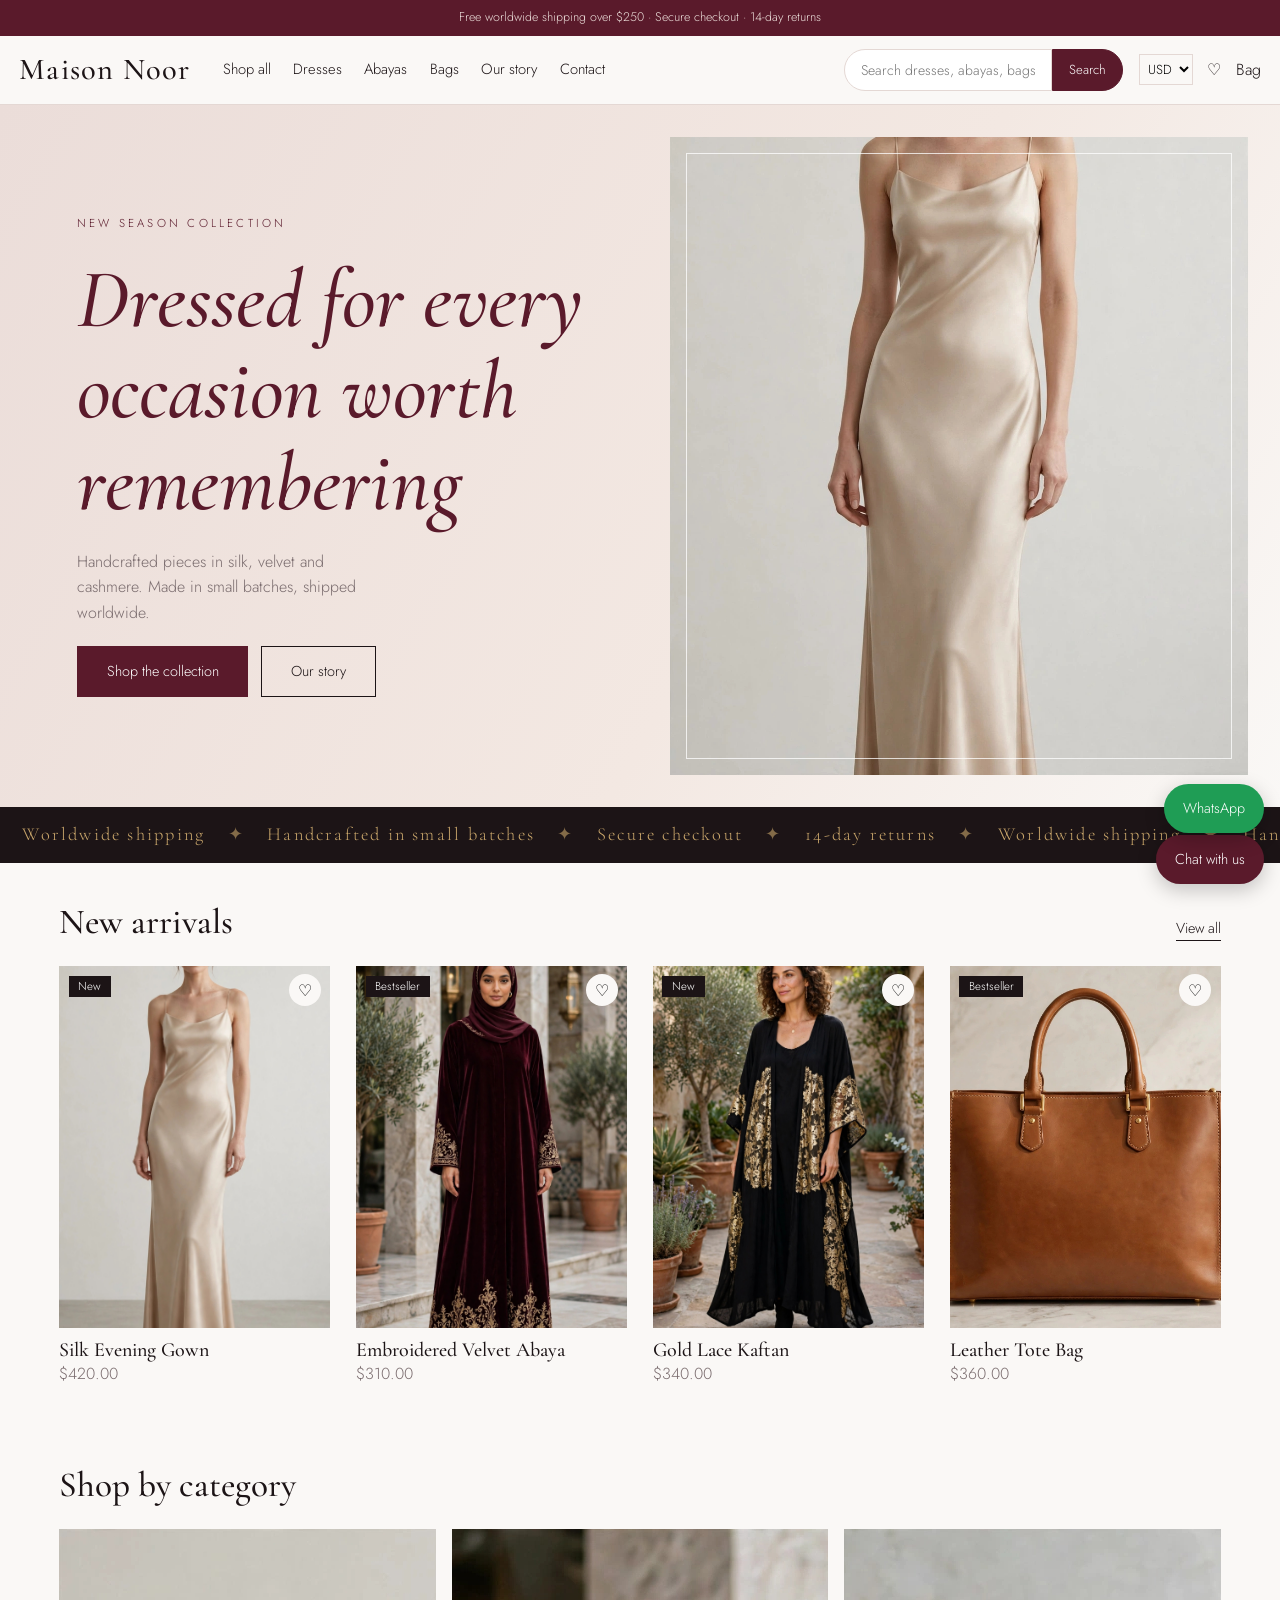
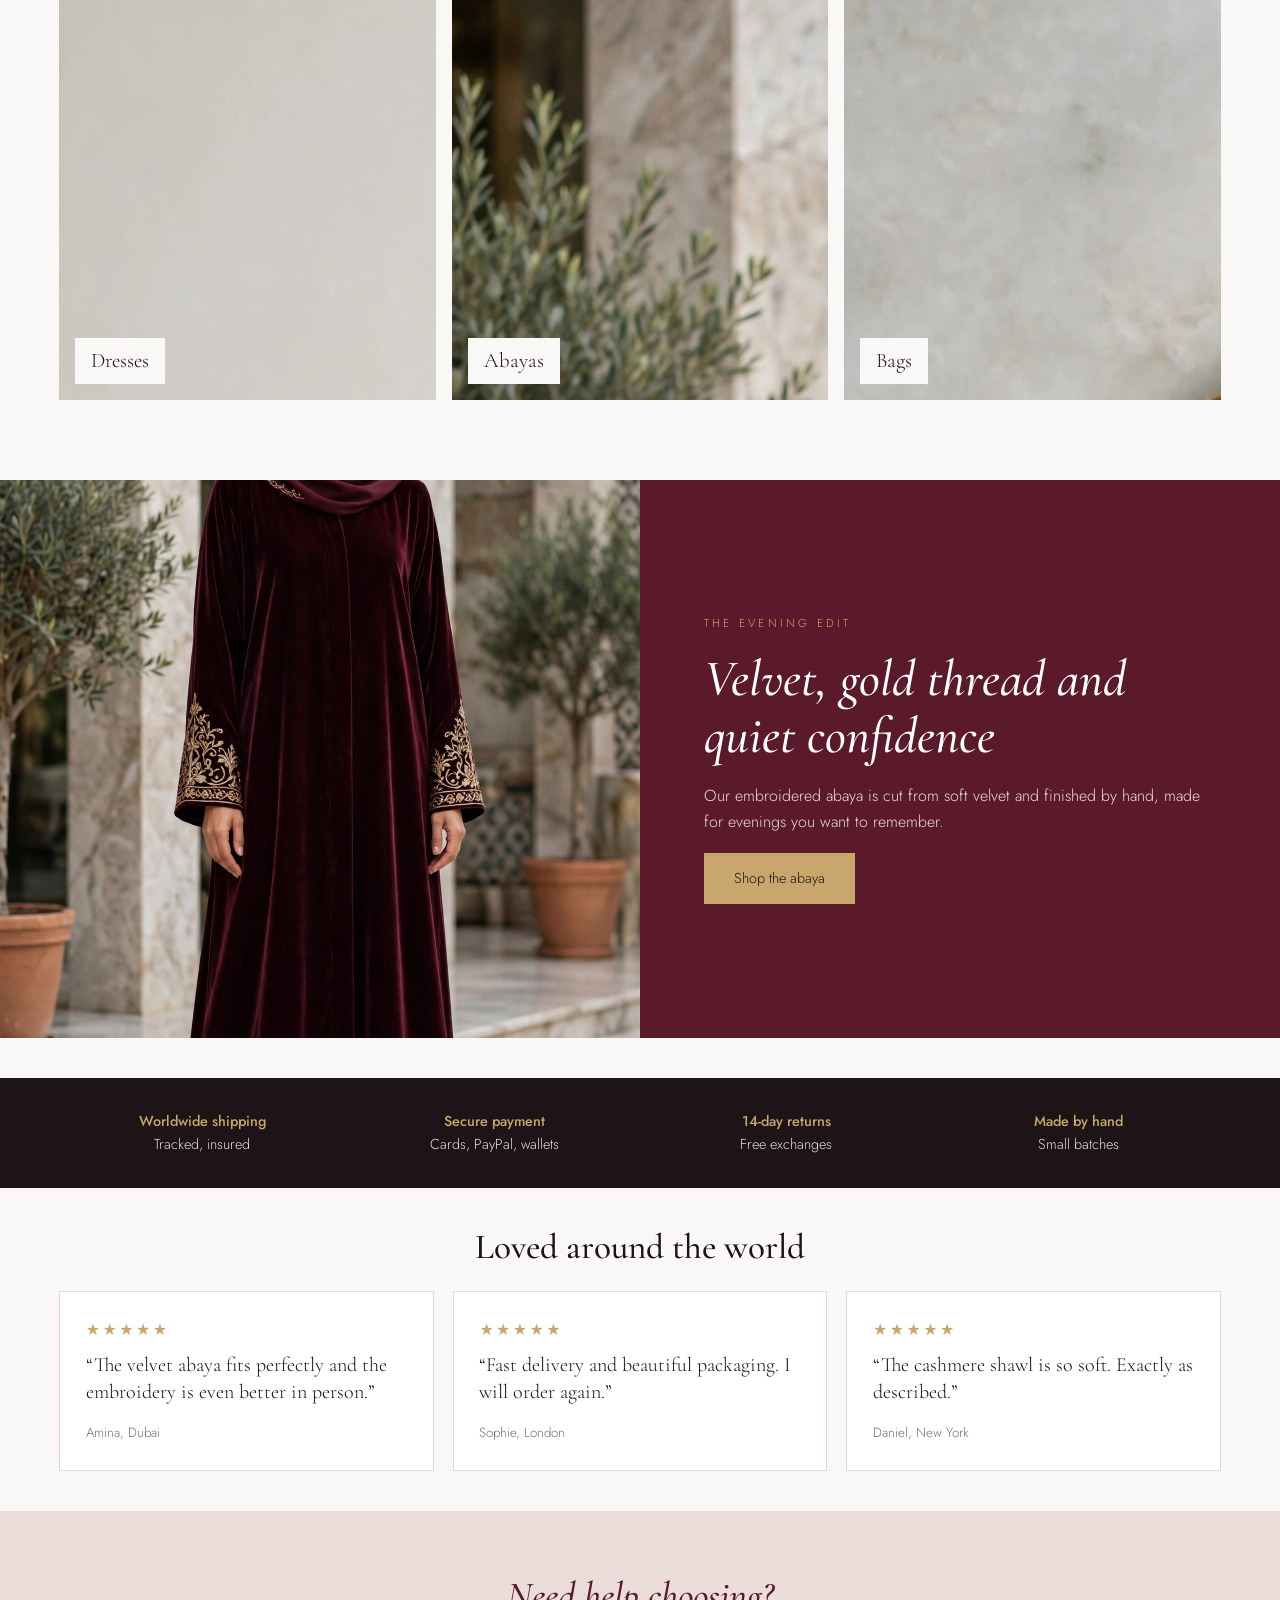
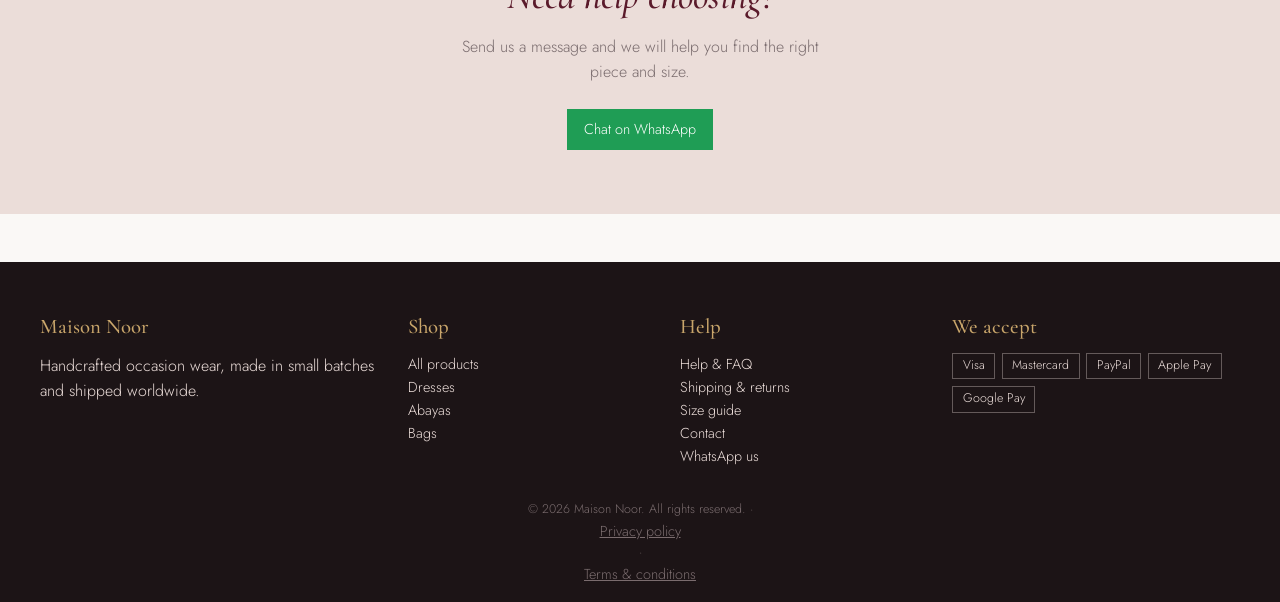
<file: index.html>
<!DOCTYPE html>
<html lang="en">
<head>
<meta charset="UTF-8">
<meta name="viewport" content="width=device-width, initial-scale=1">
<title>Maison Noor – Luxury Boutique</title>
<meta name="description" content="Handcrafted luxury fashion. Worldwide shipping, secure checkout.">
<meta property="og:title" content="Maison Noor – Luxury Boutique">
<link rel="icon" href="data:image/svg+xml,%3Csvg xmlns=%27http://www.w3.org/2000/svg%27 viewBox=%270 0 100 100%27%3E%3Ctext y=%27.9em%27 font-size=%2790%27%3E%F0%9F%91%97%3C/text%3E%3C/svg%3E">
<link rel="preconnect" href="https://fonts.googleapis.com">
<link href="https://fonts.googleapis.com/css2?family=Cormorant+Garamond:ital,wght@0,400;0,500;0,600;1,500&family=Jost:wght@300;400;500&display=swap" rel="stylesheet">
<link rel="stylesheet" href="style.css">
</head>
<body data-page="home">
<main id="app"></main>
<script src="app.js"></script>
<script src="help.js"></script>
<script src="site.js"></script>
<script src="bot.js"></script>
</body>
</html>
</file>
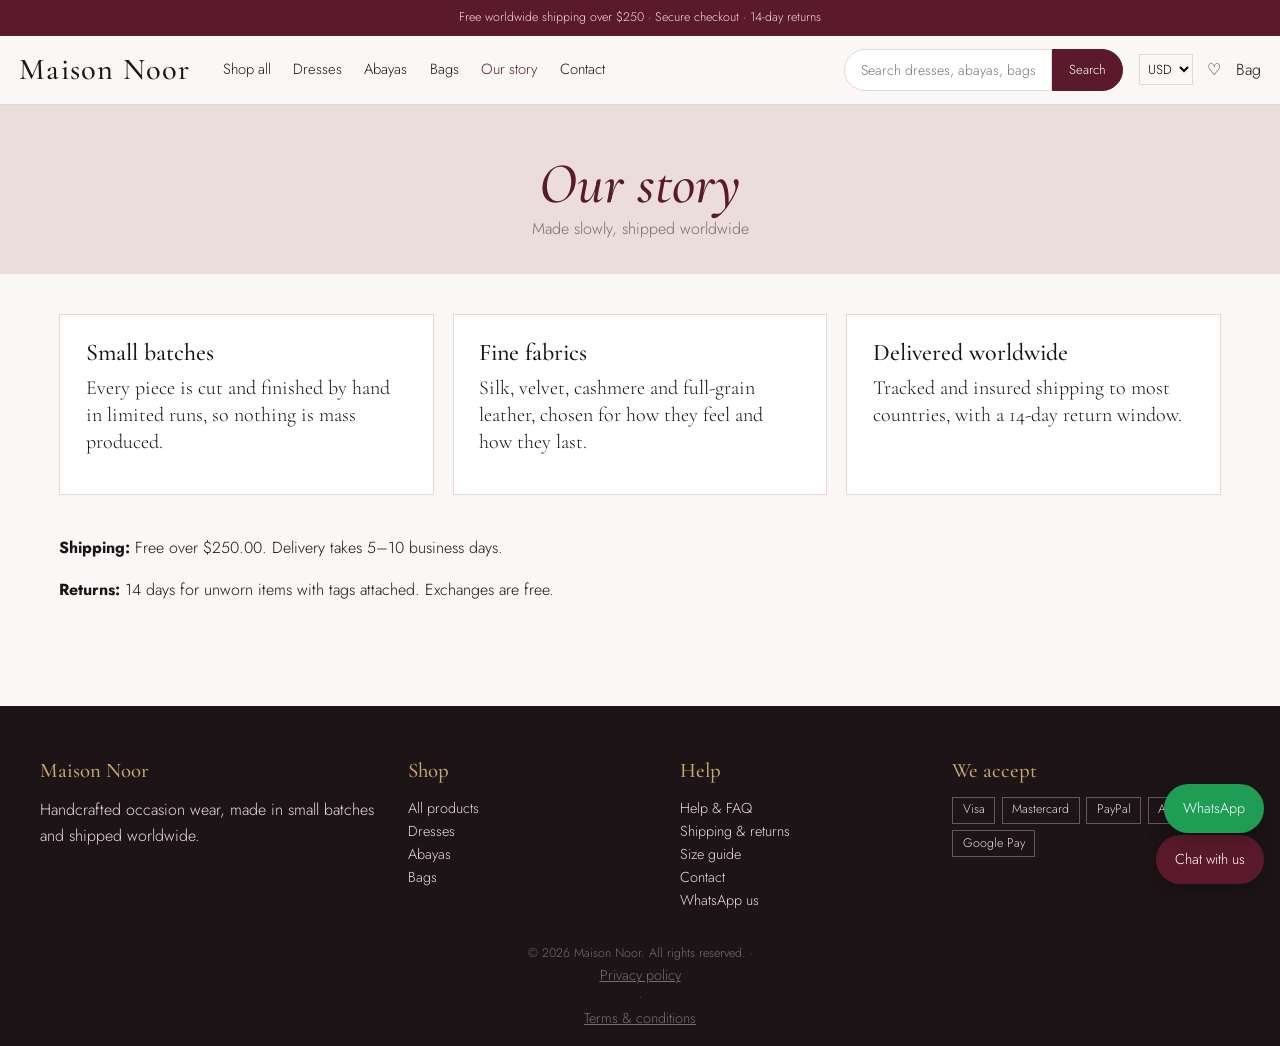
<file: about.html>
<!DOCTYPE html>
<html lang="en">
<head>
<meta charset="UTF-8">
<meta name="viewport" content="width=device-width, initial-scale=1">
<title>Our story – Maison Noor</title>
<meta name="description" content="Handcrafted luxury fashion. Worldwide shipping, secure checkout.">
<meta property="og:title" content="Our story – Maison Noor">
<link rel="icon" href="data:image/svg+xml,%3Csvg xmlns=%27http://www.w3.org/2000/svg%27 viewBox=%270 0 100 100%27%3E%3Ctext y=%27.9em%27 font-size=%2790%27%3E%F0%9F%91%97%3C/text%3E%3C/svg%3E">
<link rel="preconnect" href="https://fonts.googleapis.com">
<link href="https://fonts.googleapis.com/css2?family=Cormorant+Garamond:ital,wght@0,400;0,500;0,600;1,500&family=Jost:wght@300;400;500&display=swap" rel="stylesheet">
<link rel="stylesheet" href="style.css">
</head>
<body data-page="about">
<main id="app"></main>
<script src="app.js"></script>
<script src="help.js"></script>
<script src="site.js"></script>
<script src="bot.js"></script>
</body>
</html>
</file>
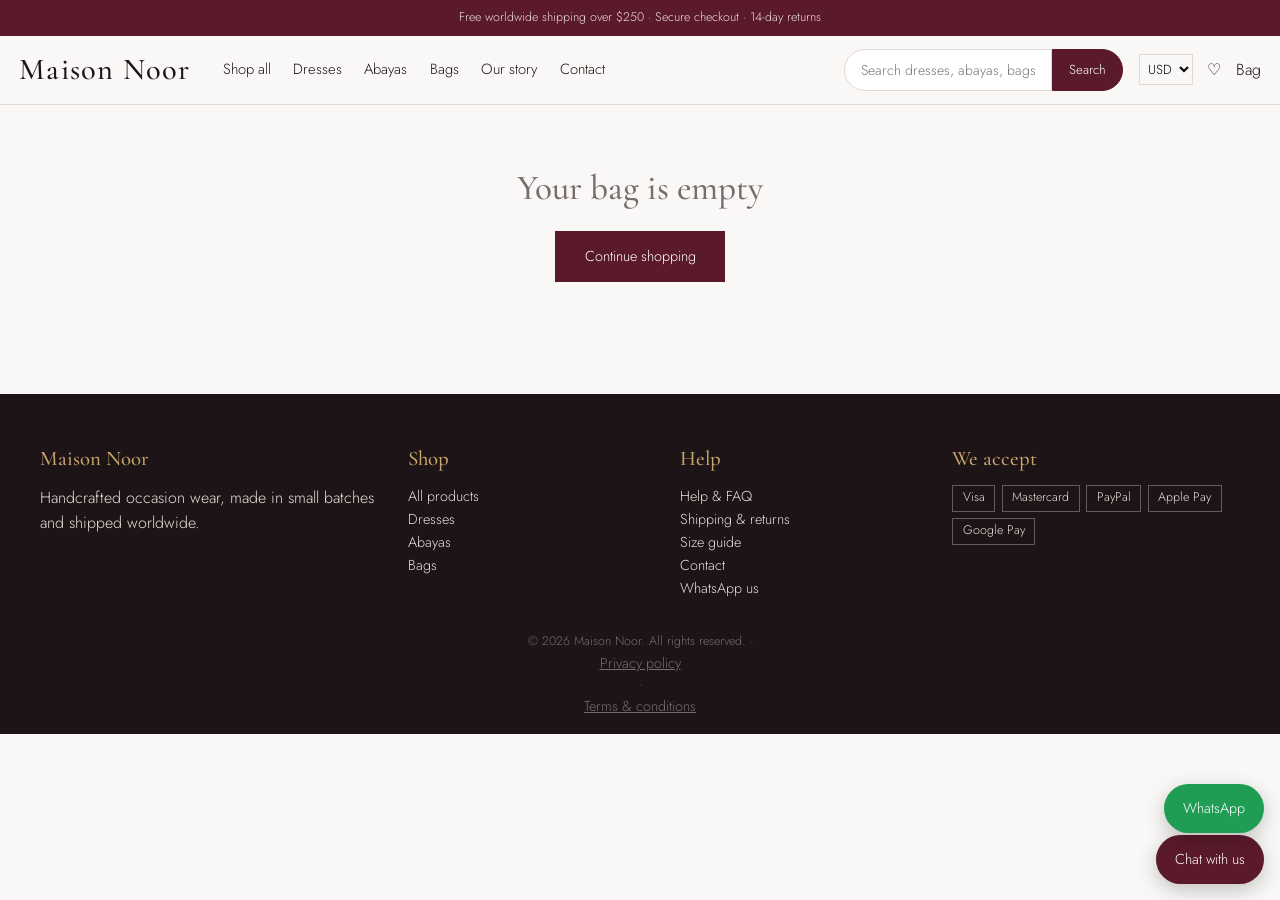
<file: cart.html>
<!DOCTYPE html>
<html lang="en">
<head>
<meta charset="UTF-8">
<meta name="viewport" content="width=device-width, initial-scale=1">
<title>Your bag – Maison Noor</title>
<meta name="description" content="Handcrafted luxury fashion. Worldwide shipping, secure checkout.">
<meta property="og:title" content="Your bag – Maison Noor">
<link rel="icon" href="data:image/svg+xml,%3Csvg xmlns=%27http://www.w3.org/2000/svg%27 viewBox=%270 0 100 100%27%3E%3Ctext y=%27.9em%27 font-size=%2790%27%3E%F0%9F%91%97%3C/text%3E%3C/svg%3E">
<link rel="preconnect" href="https://fonts.googleapis.com">
<link href="https://fonts.googleapis.com/css2?family=Cormorant+Garamond:ital,wght@0,400;0,500;0,600;1,500&family=Jost:wght@300;400;500&display=swap" rel="stylesheet">
<link rel="stylesheet" href="style.css">
</head>
<body data-page="cart">
<main id="app"></main>
<script src="app.js"></script>
<script src="help.js"></script>
<script src="site.js"></script>
<script src="bot.js"></script>
</body>
</html>
</file>
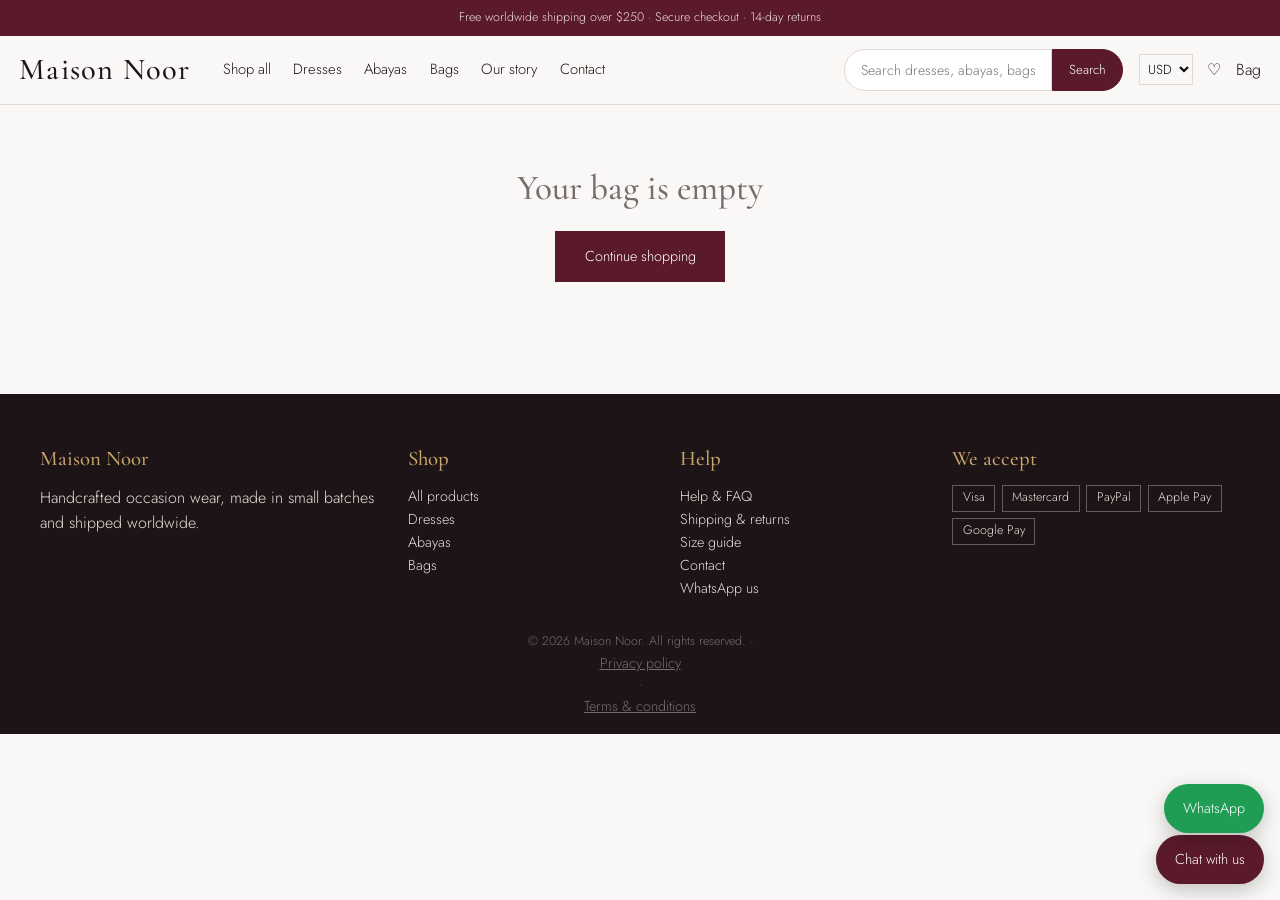
<file: checkout.html>
<!DOCTYPE html>
<html lang="en">
<head>
<meta charset="UTF-8">
<meta name="viewport" content="width=device-width, initial-scale=1">
<title>Checkout – Maison Noor</title>
<meta name="description" content="Handcrafted luxury fashion. Worldwide shipping, secure checkout.">
<meta property="og:title" content="Checkout – Maison Noor">
<link rel="icon" href="data:image/svg+xml,%3Csvg xmlns=%27http://www.w3.org/2000/svg%27 viewBox=%270 0 100 100%27%3E%3Ctext y=%27.9em%27 font-size=%2790%27%3E%F0%9F%91%97%3C/text%3E%3C/svg%3E">
<link rel="preconnect" href="https://fonts.googleapis.com">
<link href="https://fonts.googleapis.com/css2?family=Cormorant+Garamond:ital,wght@0,400;0,500;0,600;1,500&family=Jost:wght@300;400;500&display=swap" rel="stylesheet">
<link rel="stylesheet" href="style.css">
</head>
<body data-page="checkout">
<main id="app"></main>
<script src="app.js"></script>
<script src="help.js"></script>
<script src="site.js"></script>
<script src="bot.js"></script>
</body>
</html>
</file>
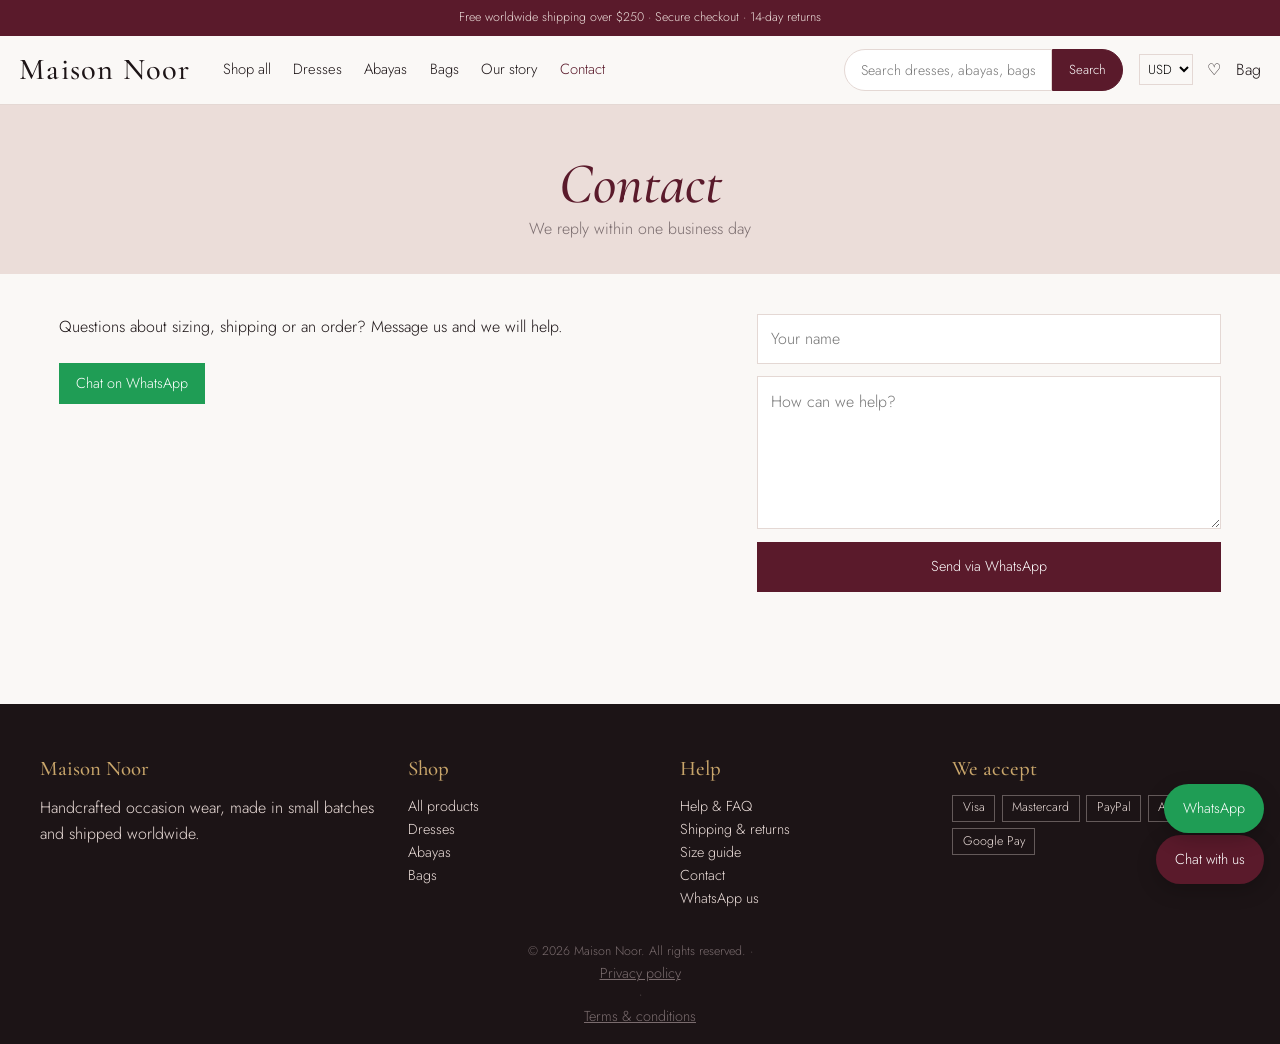
<file: contact.html>
<!DOCTYPE html>
<html lang="en">
<head>
<meta charset="UTF-8">
<meta name="viewport" content="width=device-width, initial-scale=1">
<title>Contact – Maison Noor</title>
<meta name="description" content="Handcrafted luxury fashion. Worldwide shipping, secure checkout.">
<meta property="og:title" content="Contact – Maison Noor">
<link rel="icon" href="data:image/svg+xml,%3Csvg xmlns=%27http://www.w3.org/2000/svg%27 viewBox=%270 0 100 100%27%3E%3Ctext y=%27.9em%27 font-size=%2790%27%3E%F0%9F%91%97%3C/text%3E%3C/svg%3E">
<link rel="preconnect" href="https://fonts.googleapis.com">
<link href="https://fonts.googleapis.com/css2?family=Cormorant+Garamond:ital,wght@0,400;0,500;0,600;1,500&family=Jost:wght@300;400;500&display=swap" rel="stylesheet">
<link rel="stylesheet" href="style.css">
</head>
<body data-page="contact">
<main id="app"></main>
<script src="app.js"></script>
<script src="help.js"></script>
<script src="site.js"></script>
<script src="bot.js"></script>
</body>
</html>
</file>
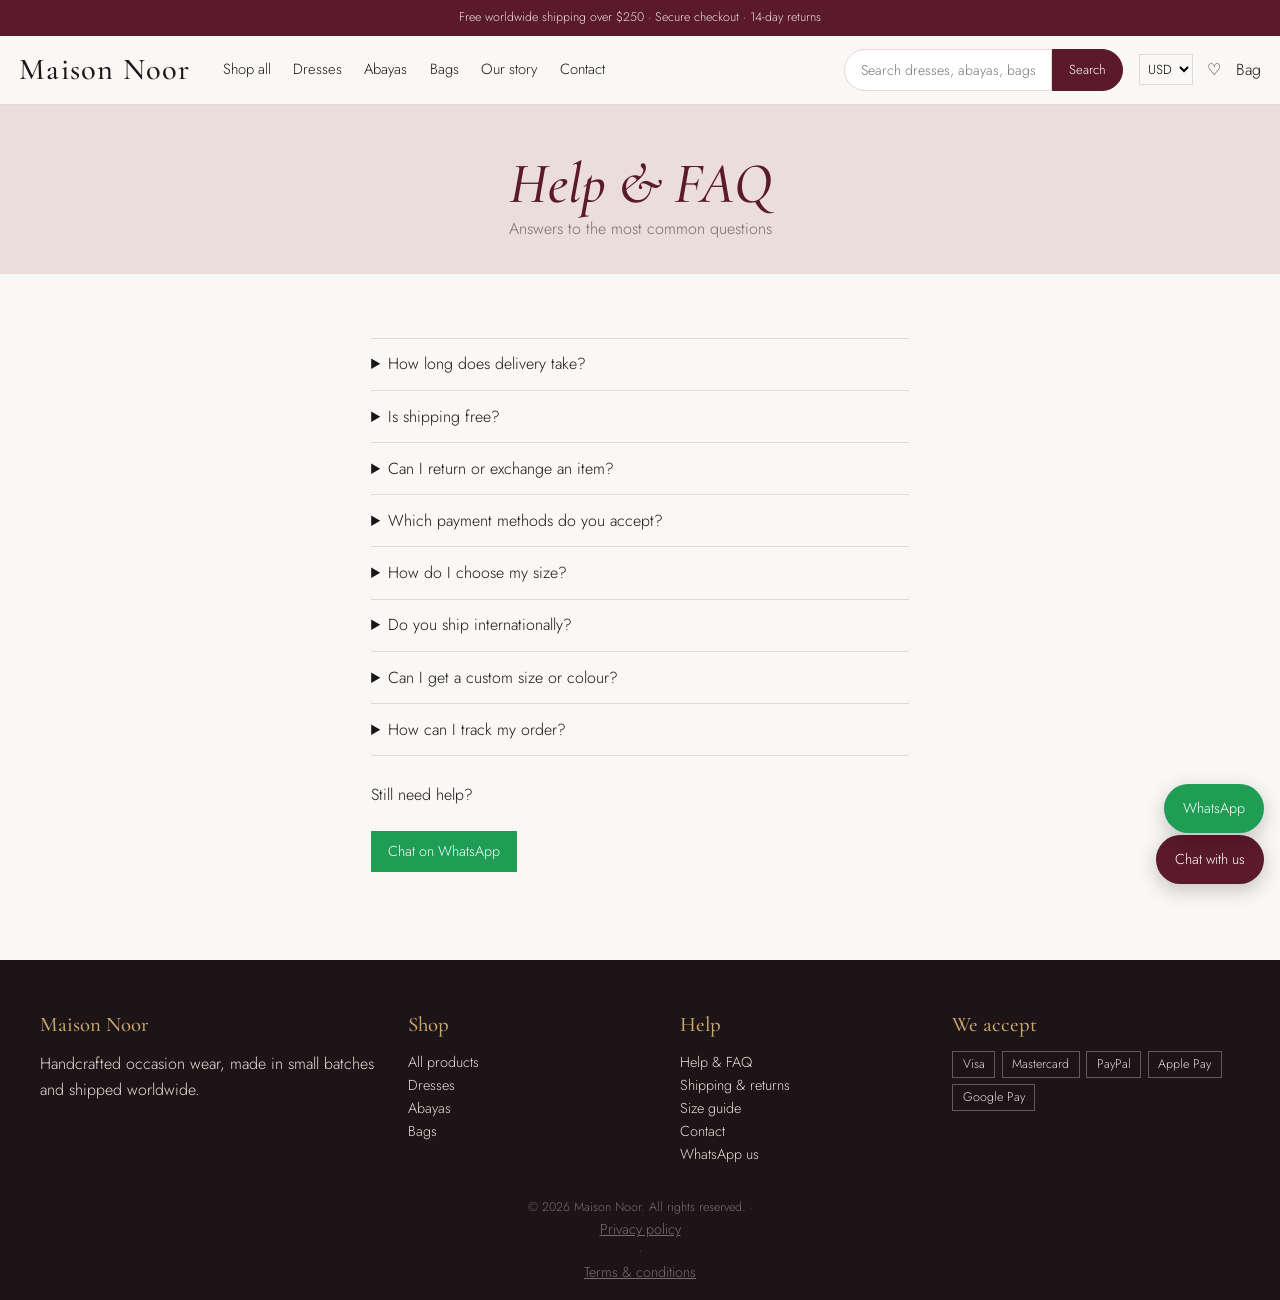
<file: faq.html>
<!DOCTYPE html>
<html lang="en">
<head>
<meta charset="UTF-8">
<meta name="viewport" content="width=device-width, initial-scale=1">
<title>Help &amp; FAQ – Maison Noor</title>
<meta name="description" content="Handcrafted luxury fashion. Worldwide shipping, secure checkout.">
<meta property="og:title" content="Help &amp; FAQ – Maison Noor">
<link rel="icon" href="data:image/svg+xml,%3Csvg xmlns=%27http://www.w3.org/2000/svg%27 viewBox=%270 0 100 100%27%3E%3Ctext y=%27.9em%27 font-size=%2790%27%3E%F0%9F%91%97%3C/text%3E%3C/svg%3E">
<link rel="preconnect" href="https://fonts.googleapis.com">
<link href="https://fonts.googleapis.com/css2?family=Cormorant+Garamond:ital,wght@0,400;0,500;0,600;1,500&family=Jost:wght@300;400;500&display=swap" rel="stylesheet">
<link rel="stylesheet" href="style.css">
</head>
<body data-page="faq">
<main id="app"></main>
<script src="app.js"></script>
<script src="help.js"></script>
<script src="site.js"></script>
<script src="bot.js"></script>
</body>
</html>
</file>
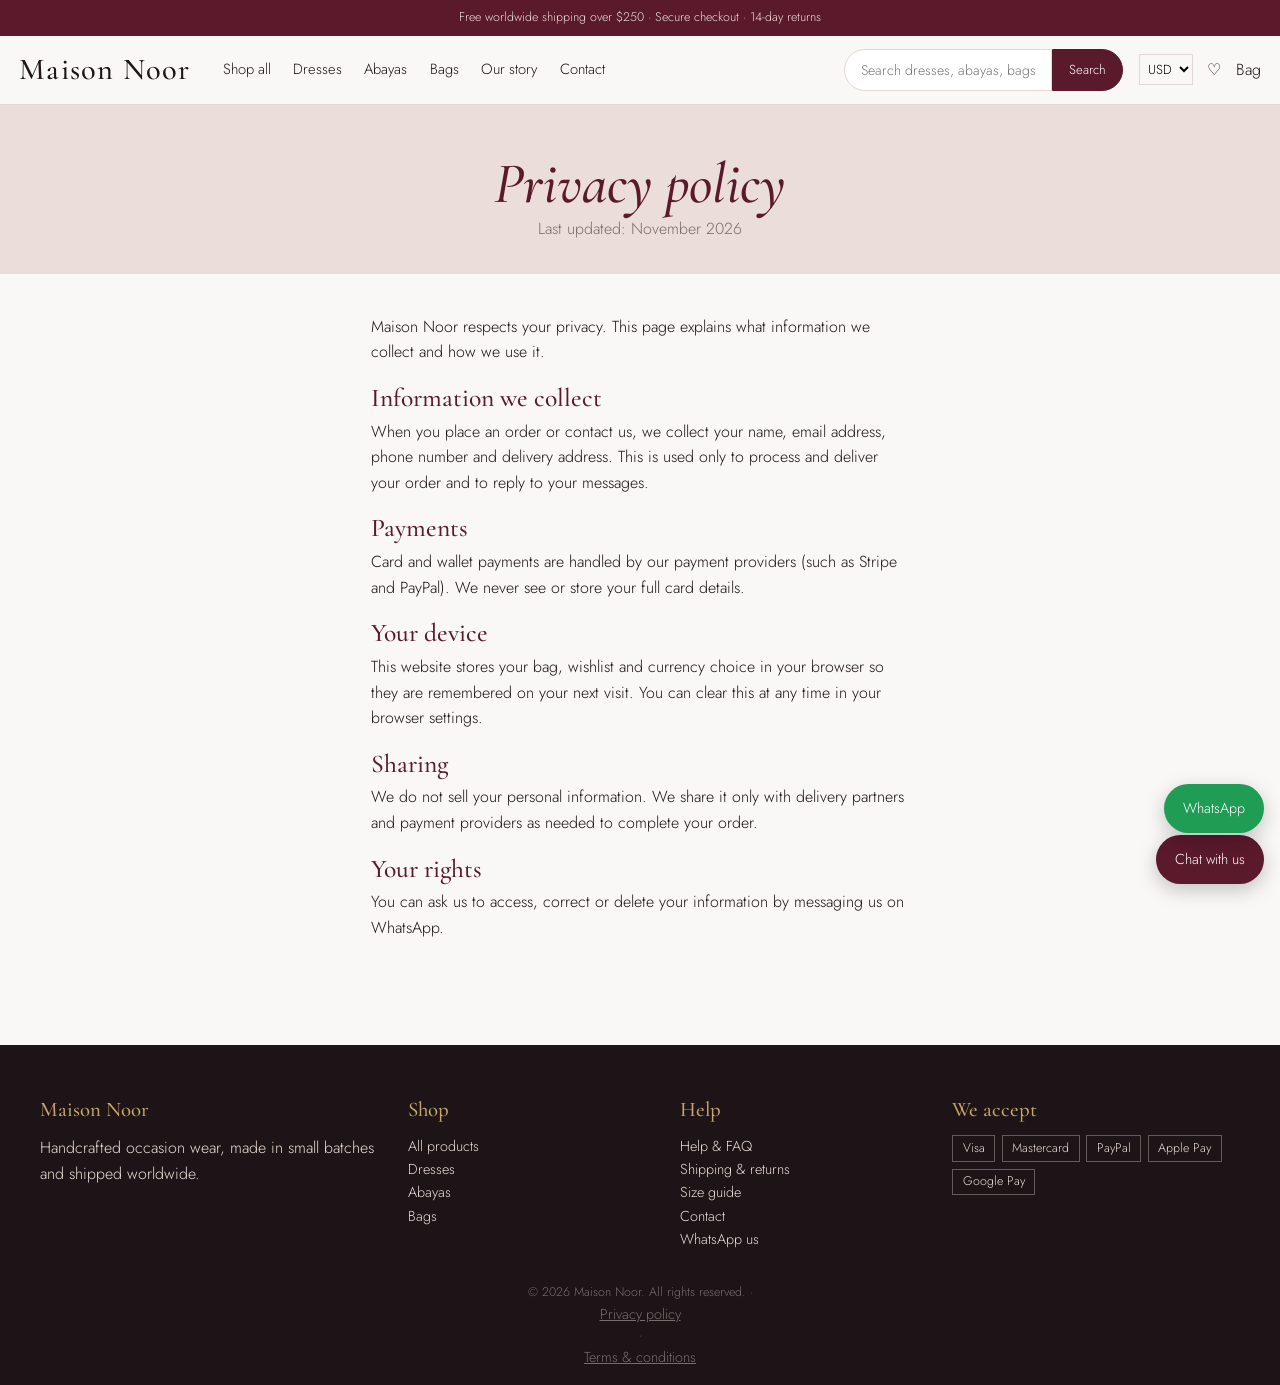
<file: privacy.html>
<!DOCTYPE html>
<html lang="en">
<head>
<meta charset="UTF-8">
<meta name="viewport" content="width=device-width, initial-scale=1">
<title>Privacy policy – Maison Noor</title>
<meta name="description" content="Handcrafted luxury fashion. Worldwide shipping, secure checkout.">
<meta property="og:title" content="Privacy policy – Maison Noor">
<link rel="icon" href="data:image/svg+xml,%3Csvg xmlns=%27http://www.w3.org/2000/svg%27 viewBox=%270 0 100 100%27%3E%3Ctext y=%27.9em%27 font-size=%2790%27%3E%F0%9F%91%97%3C/text%3E%3C/svg%3E">
<link rel="preconnect" href="https://fonts.googleapis.com">
<link href="https://fonts.googleapis.com/css2?family=Cormorant+Garamond:ital,wght@0,400;0,500;0,600;1,500&family=Jost:wght@300;400;500&display=swap" rel="stylesheet">
<link rel="stylesheet" href="style.css">
</head>
<body data-page="privacy">
<main id="app"></main>
<script src="app.js"></script>
<script src="help.js"></script>
<script src="site.js"></script>
<script src="bot.js"></script>
</body>
</html>
</file>
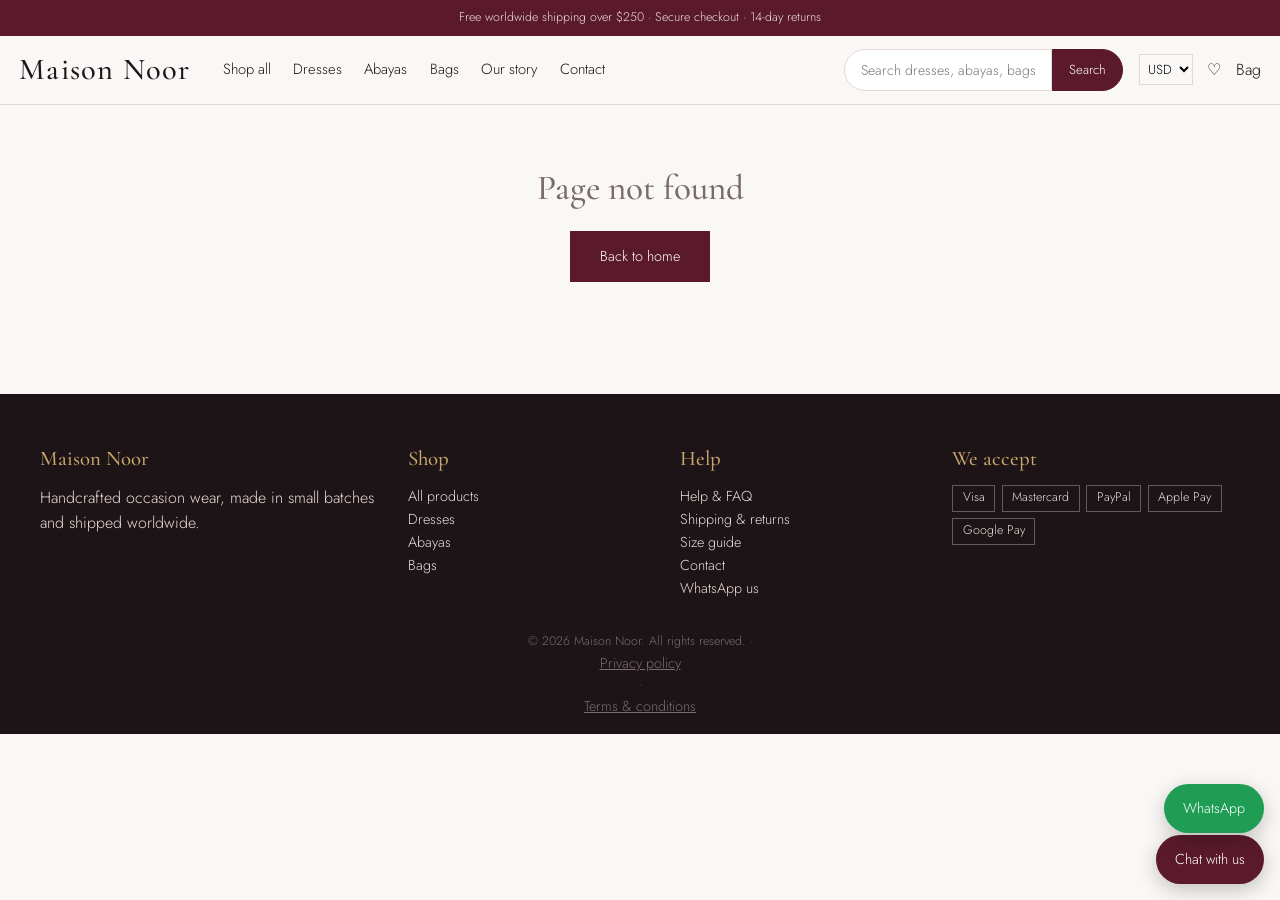
<file: product.html>
<!DOCTYPE html>
<html lang="en">
<head>
<meta charset="UTF-8">
<meta name="viewport" content="width=device-width, initial-scale=1">
<title>Product – Maison Noor</title>
<meta name="description" content="Handcrafted luxury fashion. Worldwide shipping, secure checkout.">
<meta property="og:title" content="Product – Maison Noor">
<link rel="icon" href="data:image/svg+xml,%3Csvg xmlns=%27http://www.w3.org/2000/svg%27 viewBox=%270 0 100 100%27%3E%3Ctext y=%27.9em%27 font-size=%2790%27%3E%F0%9F%91%97%3C/text%3E%3C/svg%3E">
<link rel="preconnect" href="https://fonts.googleapis.com">
<link href="https://fonts.googleapis.com/css2?family=Cormorant+Garamond:ital,wght@0,400;0,500;0,600;1,500&family=Jost:wght@300;400;500&display=swap" rel="stylesheet">
<link rel="stylesheet" href="style.css">
</head>
<body data-page="product">
<main id="app"></main>
<script src="app.js"></script>
<script src="help.js"></script>
<script src="site.js"></script>
<script src="bot.js"></script>
</body>
</html>
</file>
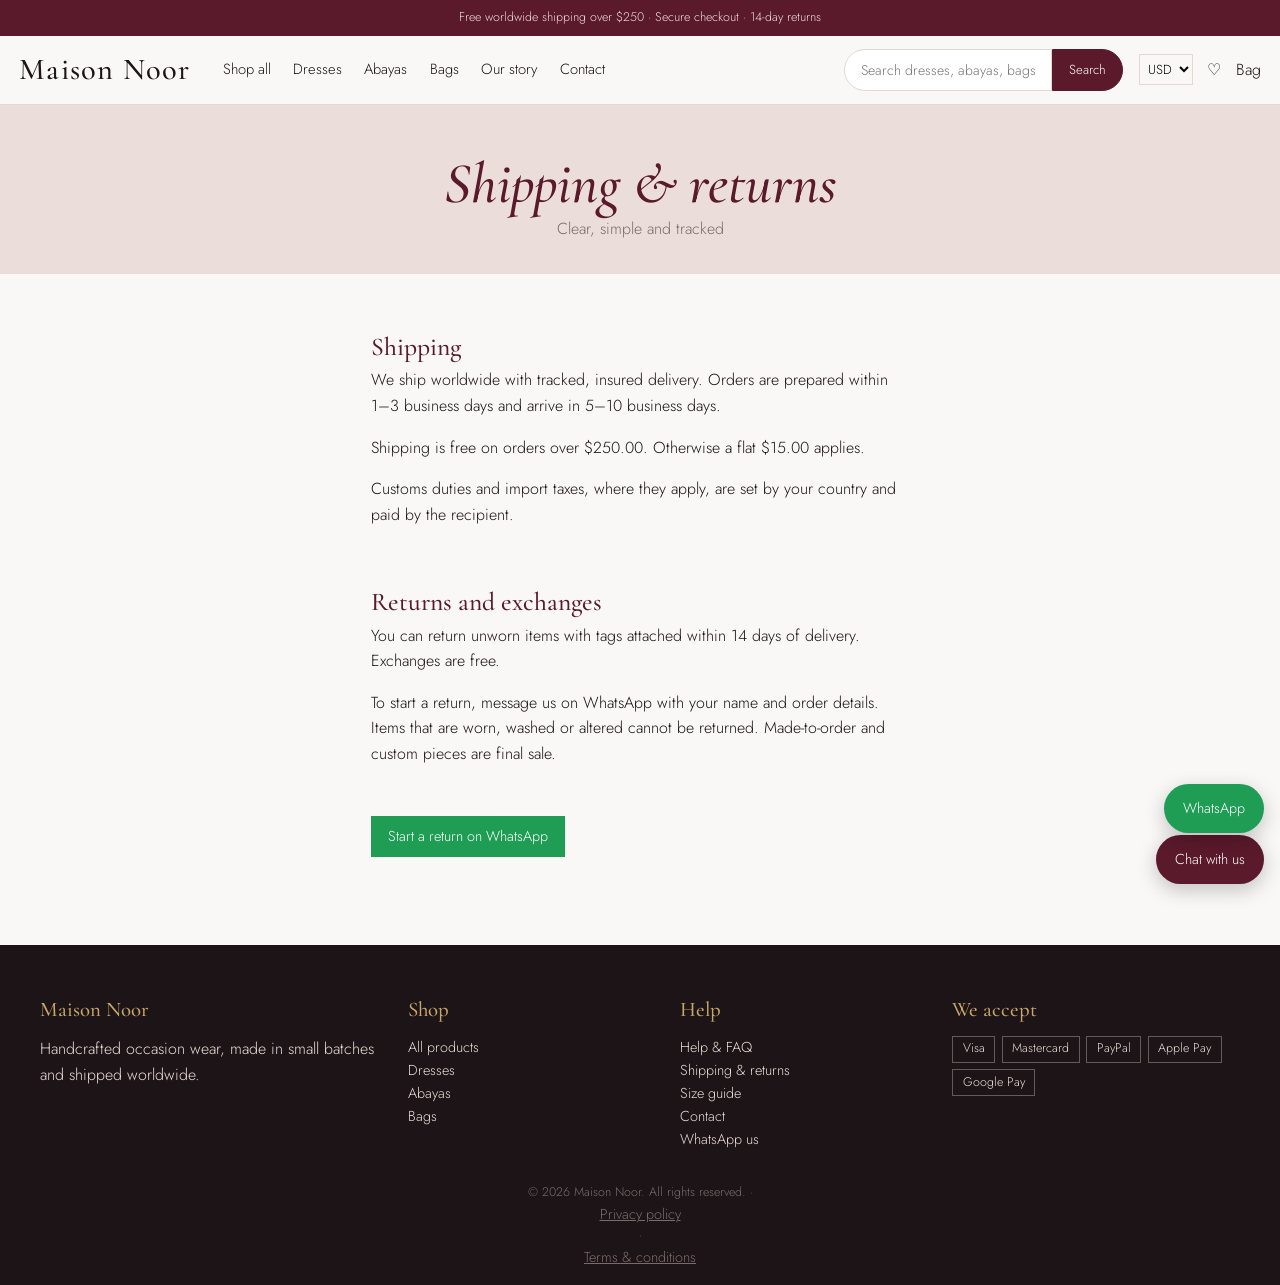
<file: shipping.html>
<!DOCTYPE html>
<html lang="en">
<head>
<meta charset="UTF-8">
<meta name="viewport" content="width=device-width, initial-scale=1">
<title>Shipping &amp; returns – Maison Noor</title>
<meta name="description" content="Handcrafted luxury fashion. Worldwide shipping, secure checkout.">
<meta property="og:title" content="Shipping &amp; returns – Maison Noor">
<link rel="icon" href="data:image/svg+xml,%3Csvg xmlns=%27http://www.w3.org/2000/svg%27 viewBox=%270 0 100 100%27%3E%3Ctext y=%27.9em%27 font-size=%2790%27%3E%F0%9F%91%97%3C/text%3E%3C/svg%3E">
<link rel="preconnect" href="https://fonts.googleapis.com">
<link href="https://fonts.googleapis.com/css2?family=Cormorant+Garamond:ital,wght@0,400;0,500;0,600;1,500&family=Jost:wght@300;400;500&display=swap" rel="stylesheet">
<link rel="stylesheet" href="style.css">
</head>
<body data-page="shipping">
<main id="app"></main>
<script src="app.js"></script>
<script src="help.js"></script>
<script src="site.js"></script>
<script src="bot.js"></script>
</body>
</html>
</file>
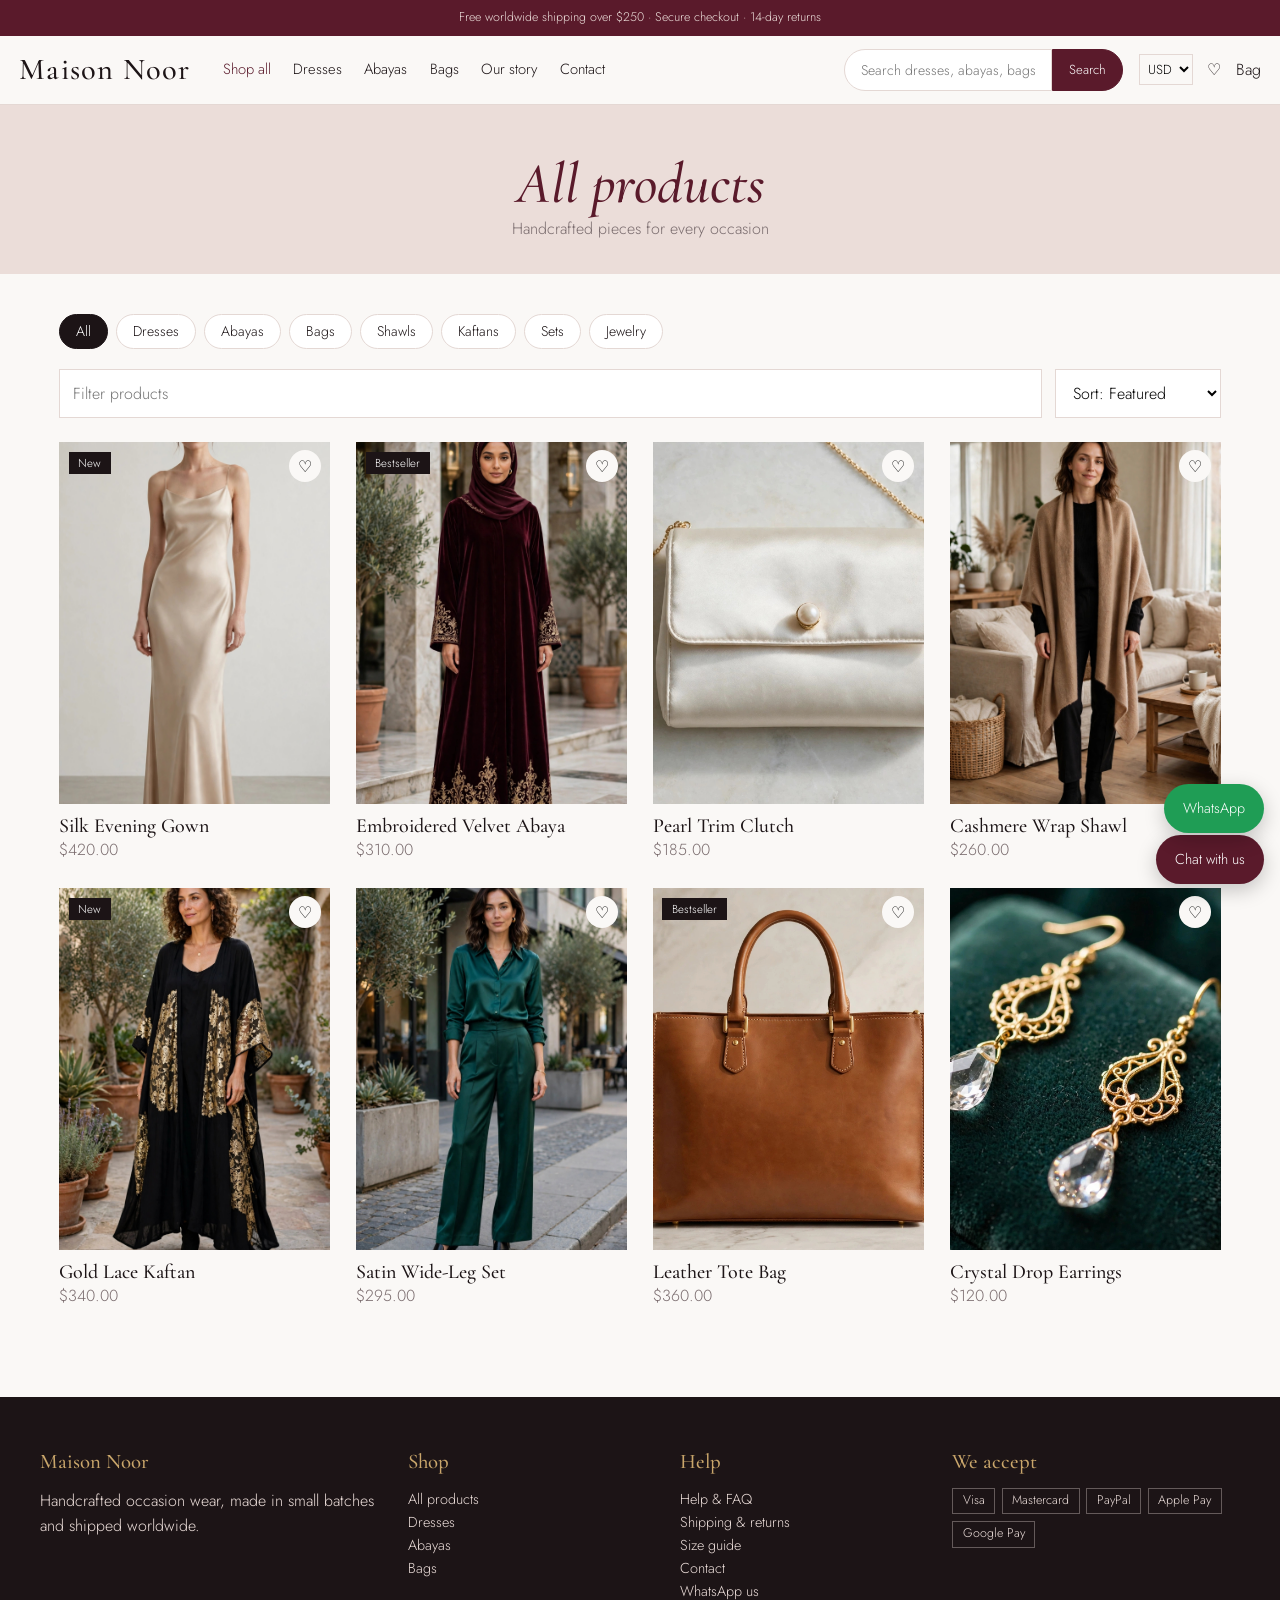
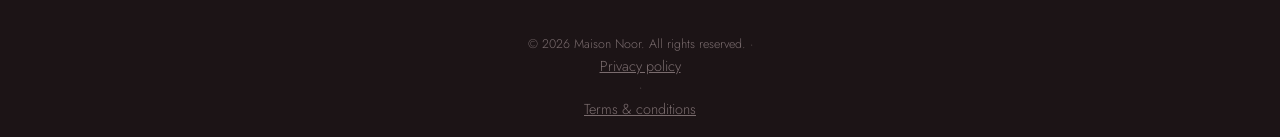
<file: shop.html>
<!DOCTYPE html>
<html lang="en">
<head>
<meta charset="UTF-8">
<meta name="viewport" content="width=device-width, initial-scale=1">
<title>Shop – Maison Noor</title>
<meta name="description" content="Handcrafted luxury fashion. Worldwide shipping, secure checkout.">
<meta property="og:title" content="Shop – Maison Noor">
<link rel="icon" href="data:image/svg+xml,%3Csvg xmlns=%27http://www.w3.org/2000/svg%27 viewBox=%270 0 100 100%27%3E%3Ctext y=%27.9em%27 font-size=%2790%27%3E%F0%9F%91%97%3C/text%3E%3C/svg%3E">
<link rel="preconnect" href="https://fonts.googleapis.com">
<link href="https://fonts.googleapis.com/css2?family=Cormorant+Garamond:ital,wght@0,400;0,500;0,600;1,500&family=Jost:wght@300;400;500&display=swap" rel="stylesheet">
<link rel="stylesheet" href="style.css">
</head>
<body data-page="shop">
<main id="app"></main>
<script src="app.js"></script>
<script src="help.js"></script>
<script src="site.js"></script>
<script src="bot.js"></script>
</body>
</html>
</file>
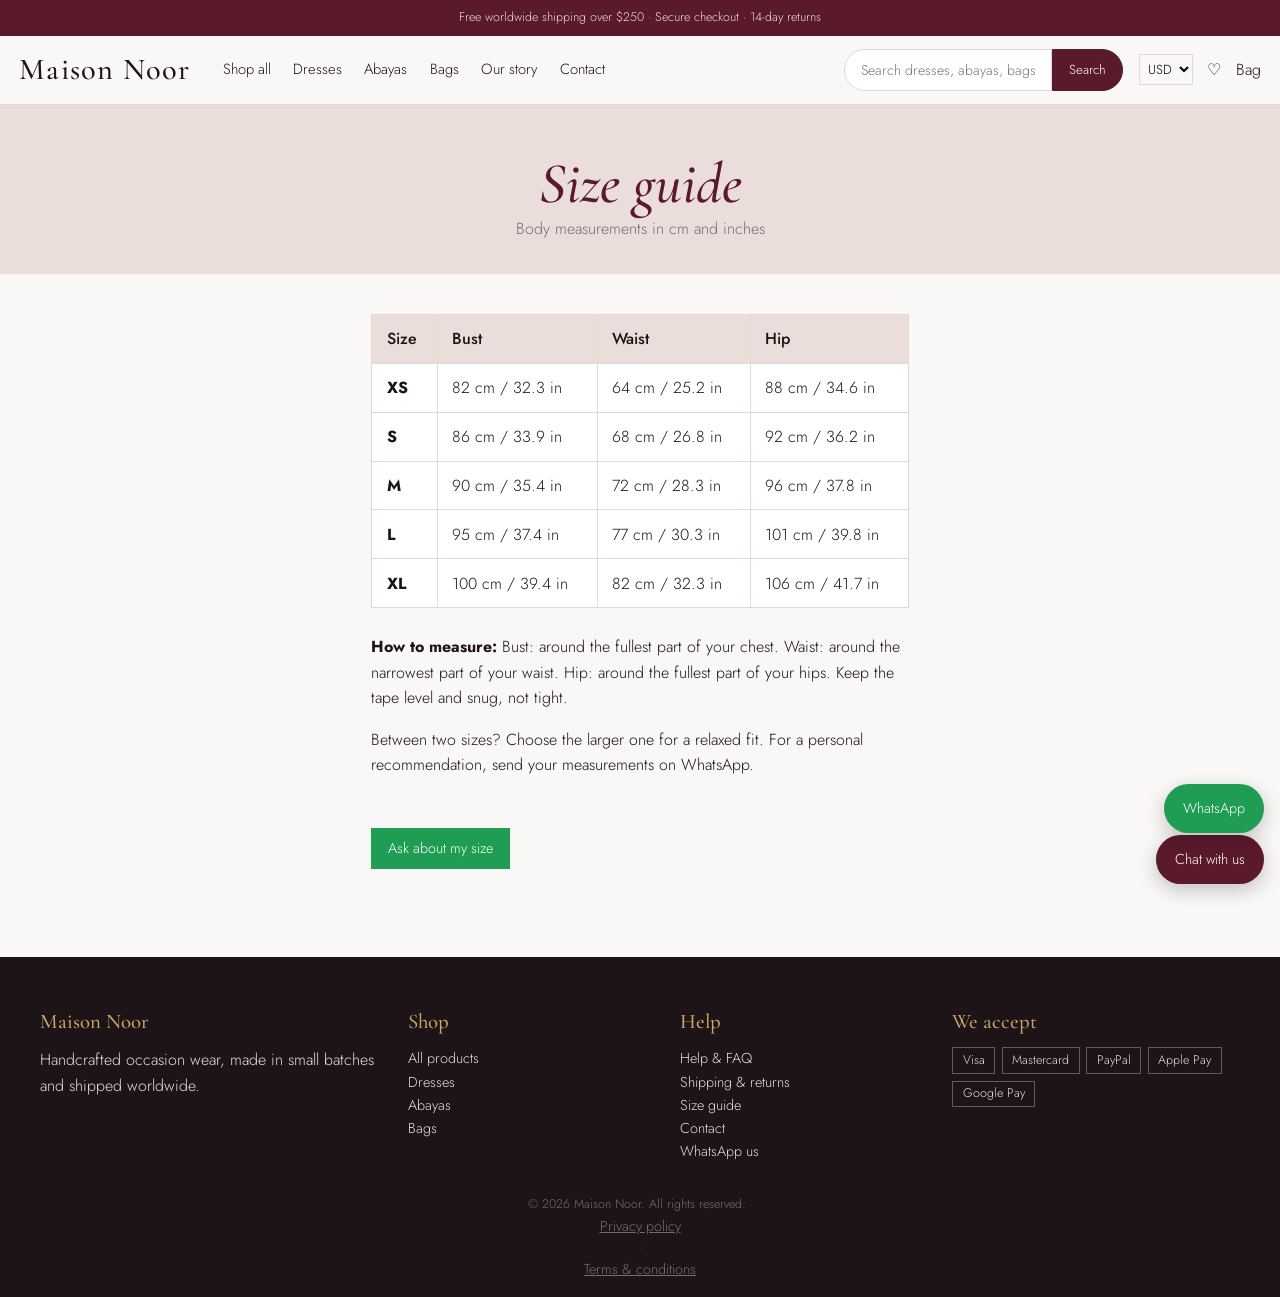
<file: size.html>
<!DOCTYPE html>
<html lang="en">
<head>
<meta charset="UTF-8">
<meta name="viewport" content="width=device-width, initial-scale=1">
<title>Size guide – Maison Noor</title>
<meta name="description" content="Handcrafted luxury fashion. Worldwide shipping, secure checkout.">
<meta property="og:title" content="Size guide – Maison Noor">
<link rel="icon" href="data:image/svg+xml,%3Csvg xmlns=%27http://www.w3.org/2000/svg%27 viewBox=%270 0 100 100%27%3E%3Ctext y=%27.9em%27 font-size=%2790%27%3E%F0%9F%91%97%3C/text%3E%3C/svg%3E">
<link rel="preconnect" href="https://fonts.googleapis.com">
<link href="https://fonts.googleapis.com/css2?family=Cormorant+Garamond:ital,wght@0,400;0,500;0,600;1,500&family=Jost:wght@300;400;500&display=swap" rel="stylesheet">
<link rel="stylesheet" href="style.css">
</head>
<body data-page="size">
<main id="app"></main>
<script src="app.js"></script>
<script src="help.js"></script>
<script src="site.js"></script>
<script src="bot.js"></script>
</body>
</html>
</file>
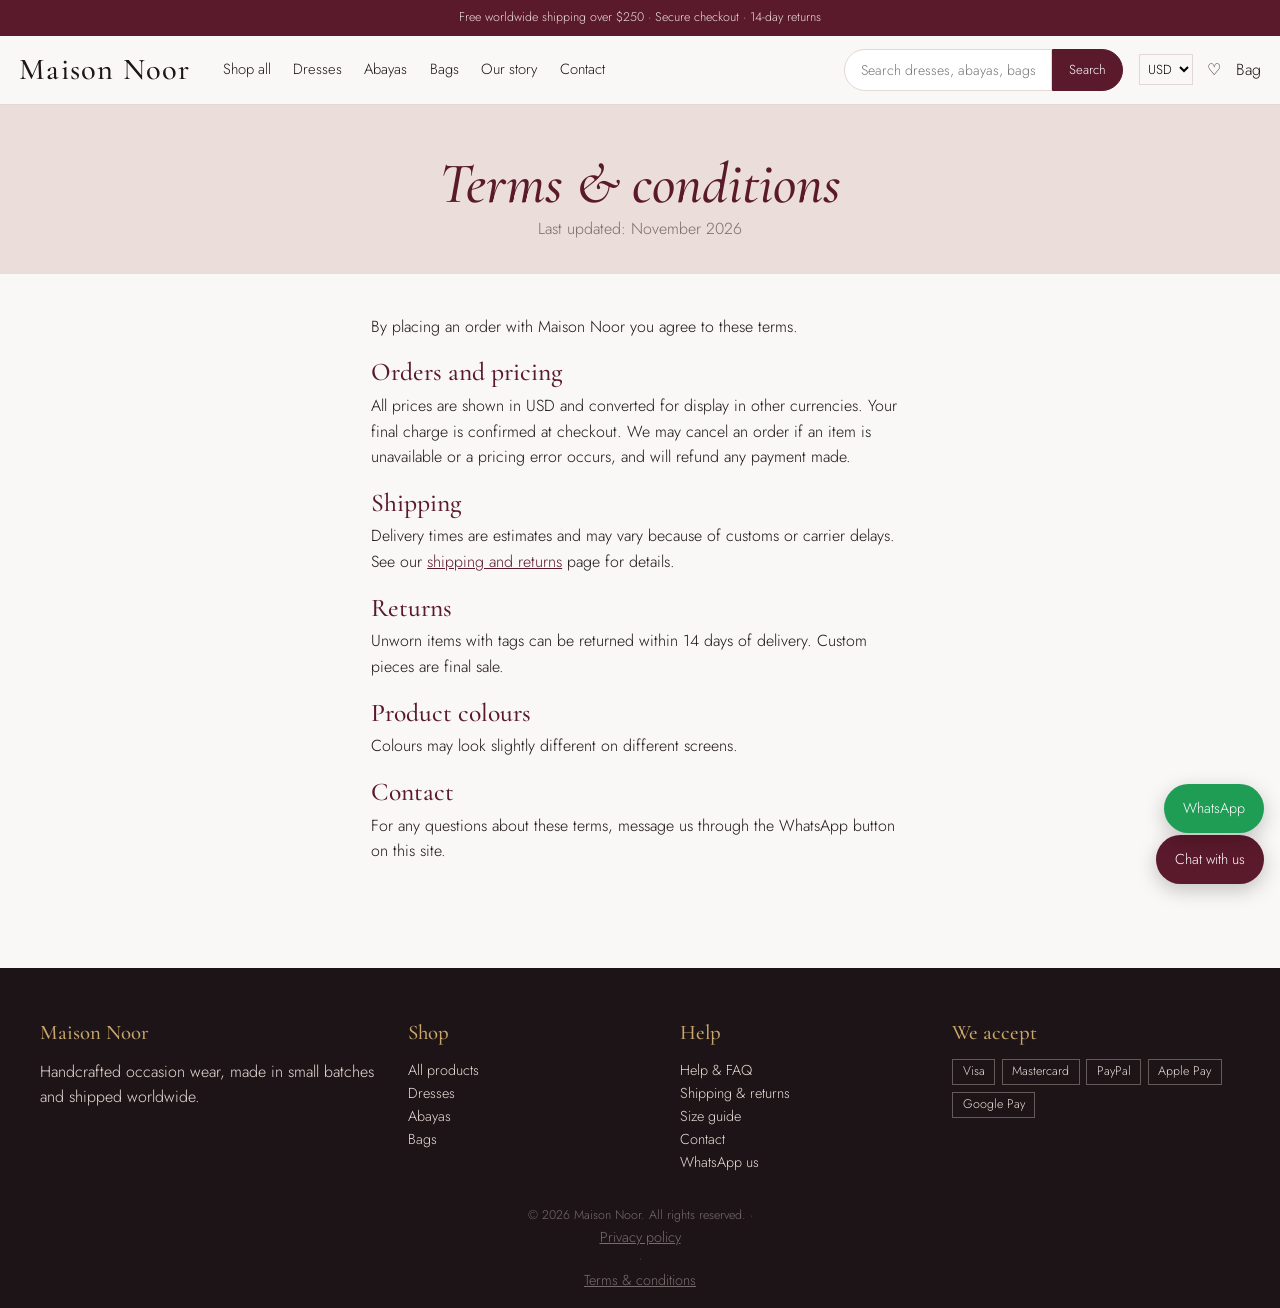
<file: terms.html>
<!DOCTYPE html>
<html lang="en">
<head>
<meta charset="UTF-8">
<meta name="viewport" content="width=device-width, initial-scale=1">
<title>Terms &amp; conditions – Maison Noor</title>
<meta name="description" content="Handcrafted luxury fashion. Worldwide shipping, secure checkout.">
<meta property="og:title" content="Terms &amp; conditions – Maison Noor">
<link rel="icon" href="data:image/svg+xml,%3Csvg xmlns=%27http://www.w3.org/2000/svg%27 viewBox=%270 0 100 100%27%3E%3Ctext y=%27.9em%27 font-size=%2790%27%3E%F0%9F%91%97%3C/text%3E%3C/svg%3E">
<link rel="preconnect" href="https://fonts.googleapis.com">
<link href="https://fonts.googleapis.com/css2?family=Cormorant+Garamond:ital,wght@0,400;0,500;0,600;1,500&family=Jost:wght@300;400;500&display=swap" rel="stylesheet">
<link rel="stylesheet" href="style.css">
</head>
<body data-page="terms">
<main id="app"></main>
<script src="app.js"></script>
<script src="help.js"></script>
<script src="site.js"></script>
<script src="bot.js"></script>
</body>
</html>
</file>
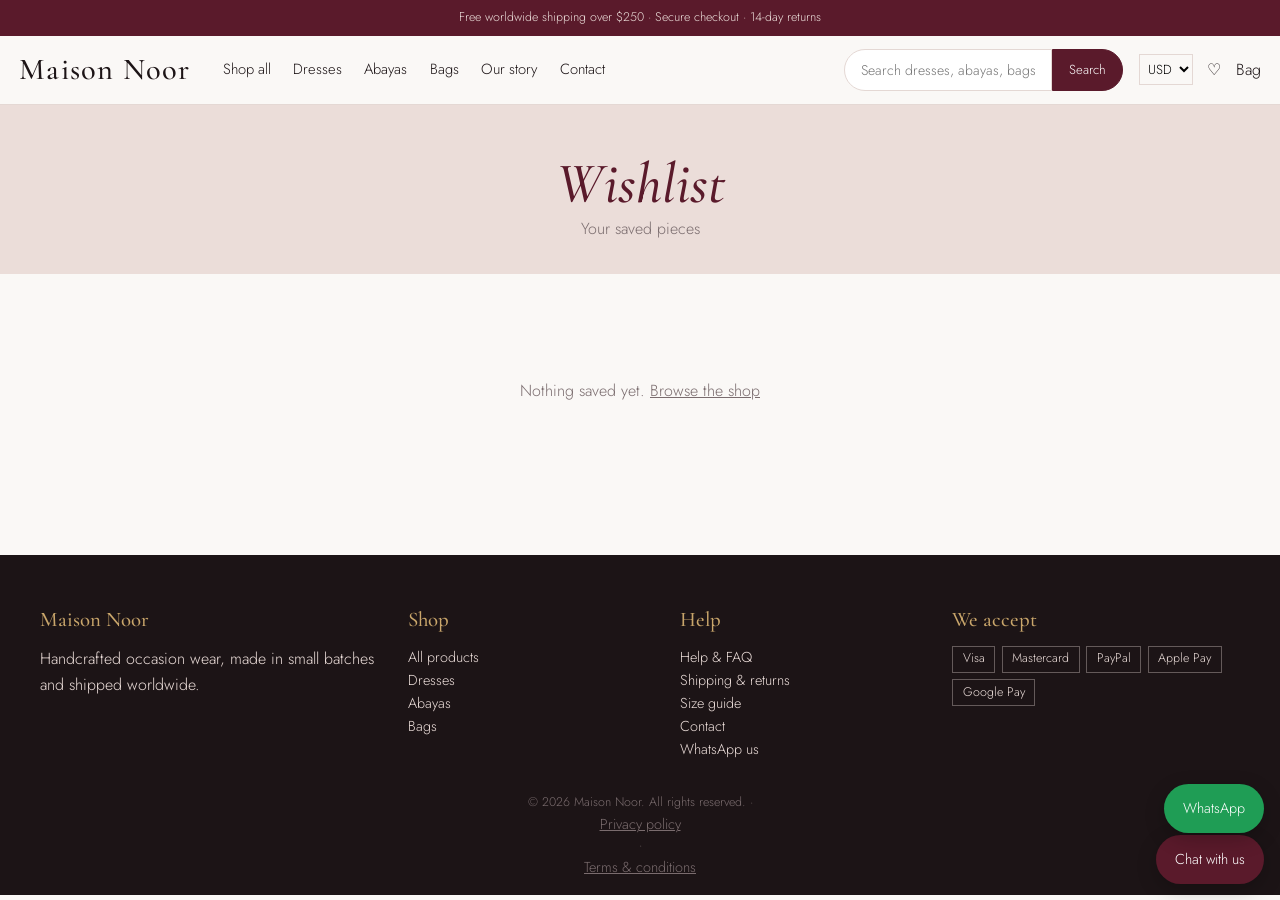
<file: wishlist.html>
<!DOCTYPE html>
<html lang="en">
<head>
<meta charset="UTF-8">
<meta name="viewport" content="width=device-width, initial-scale=1">
<title>Wishlist – Maison Noor</title>
<meta name="description" content="Handcrafted luxury fashion. Worldwide shipping, secure checkout.">
<meta property="og:title" content="Wishlist – Maison Noor">
<link rel="icon" href="data:image/svg+xml,%3Csvg xmlns=%27http://www.w3.org/2000/svg%27 viewBox=%270 0 100 100%27%3E%3Ctext y=%27.9em%27 font-size=%2790%27%3E%F0%9F%91%97%3C/text%3E%3C/svg%3E">
<link rel="preconnect" href="https://fonts.googleapis.com">
<link href="https://fonts.googleapis.com/css2?family=Cormorant+Garamond:ital,wght@0,400;0,500;0,600;1,500&family=Jost:wght@300;400;500&display=swap" rel="stylesheet">
<link rel="stylesheet" href="style.css">
</head>
<body data-page="wishlist">
<main id="app"></main>
<script src="app.js"></script>
<script src="help.js"></script>
<script src="site.js"></script>
<script src="bot.js"></script>
</body>
</html>
</file>
<file: style.css>
:root{--ink:#1c1416;--wine:#5a1a2b;--gold:#c9a66b;--pearl:#faf8f6;--blush:#ebddd9;--mute:#7a6c6e;--line:#e4d8d4}
*{box-sizing:border-box;margin:0;padding:0}
html{scroll-behavior:smooth}
body{font-family:Jost,system-ui,sans-serif;background:var(--pearl);color:var(--ink);line-height:1.6;font-weight:300}
a{color:inherit;text-decoration:none}
h1,h2,h3,.logo{font-family:'Cormorant Garamond',serif;font-weight:500;line-height:1.1}
:focus-visible{outline:2px solid var(--gold);outline-offset:2px}
.announce{background:var(--wine);color:var(--blush);text-align:center;font-size:.78rem;padding:.5rem 1rem}
.top{position:sticky;top:0;z-index:20;background:var(--pearl);border-bottom:1px solid var(--line);display:flex;align-items:center;gap:1rem;padding:.8rem 1.2rem}
.logo{font-size:1.7rem;letter-spacing:.04em;margin-right:auto}
nav{display:flex;gap:1.4rem;font-size:.92rem}
nav a:hover,nav a.on{color:var(--wine)}
.tools{display:flex;align-items:center;gap:.9rem}
.tools select{border:1px solid var(--line);background:none;padding:.25rem;font:inherit;font-size:.82rem}
.icon{background:none;border:0;font:inherit;font-size:1rem;cursor:pointer;position:relative}
.icon b{font-weight:500;font-size:.7rem;background:var(--wine);color:#fff;border-radius:99px;padding:0 .4rem;margin-left:.2rem}
.icon b:empty{display:none}
.menu-btn{display:none;order:-1}
.btn{display:inline-block;background:var(--wine);color:#fff;border:1px solid var(--wine);padding:.8rem 1.8rem;font:inherit;font-size:.9rem;cursor:pointer;transition:background .2s}
.btn:hover{background:var(--ink);border-color:var(--ink)}
.btn.ghost{background:none;color:var(--ink);border-color:var(--ink)}
.btn.ghost:hover{background:var(--ink);color:#fff}
.btn.full{width:100%;text-align:center}
.wrap{max-width:1200px;margin:auto;padding:2.5rem 1.2rem}
.hero{display:grid;grid-template-columns:1.1fr 1fr;min-height:78vh;background:var(--blush)}
.hero-t{display:flex;flex-direction:column;justify-content:center;padding:3rem 2rem 3rem max(1.5rem,6vw);gap:1.3rem;animation:rise .9s both}
.hero h1{font-size:clamp(2.8rem,6.5vw,5.6rem);color:var(--wine);font-style:italic}
.hero p{max-width:34ch;color:var(--mute)}
.hero-i{position:relative;overflow:hidden}
.hero-i .ph,.hero-i img{position:absolute;inset:0;width:100%;height:100%;object-fit:cover}
@keyframes rise{from{opacity:0;transform:translateY(20px)}to{opacity:1;transform:none}}
h2.sec{font-size:2.2rem;margin-bottom:1.5rem}
.grid{display:grid;grid-template-columns:repeat(auto-fill,minmax(250px,1fr));gap:1.6rem}
.card{position:relative}
.card .im{aspect-ratio:3/4;overflow:hidden;background:var(--blush);display:block}
.card img,.ph{width:100%;height:100%;object-fit:cover;display:block}
.ph{display:flex;align-items:center;justify-content:center;text-align:center;padding:1rem;font-family:'Cormorant Garamond',serif;font-size:1.4rem;color:var(--wine);background:linear-gradient(135deg,var(--blush),#d9bfb8)}
.card h3{font-size:1.25rem;margin-top:.7rem}
.card .pr{color:var(--mute)}
.card .tag{position:absolute;top:.6rem;left:.6rem;background:var(--ink);color:#fff;font-size:.72rem;padding:.1rem .6rem}
.card .wl{position:absolute;top:.5rem;right:.6rem;background:var(--pearl);border:0;border-radius:99px;width:2rem;height:2rem;cursor:pointer;font-size:1rem}
.card .wl.on{color:var(--wine)}
.cats{display:grid;grid-template-columns:repeat(3,1fr);gap:1rem}
.cats a{position:relative;aspect-ratio:4/5;overflow:hidden;display:block}
.cats span{position:absolute;left:1rem;bottom:1rem;background:var(--pearl);padding:.4rem 1rem;font-family:'Cormorant Garamond',serif;font-size:1.3rem}
.trust{display:grid;grid-template-columns:repeat(4,1fr);gap:1rem;background:var(--ink);color:var(--blush);padding:2rem max(1.2rem,5vw);text-align:center;font-size:.9rem}
.trust b{display:block;color:var(--gold);font-weight:500}
.bar{display:flex;gap:.8rem;flex-wrap:wrap;margin-bottom:1.5rem}
.bar input,.bar select,.fld input,.fld select,.fld textarea{border:1px solid var(--line);background:#fff;padding:.7rem .8rem;font:inherit;width:100%}
.bar input{flex:1 1 220px;width:auto}.bar select{width:auto}
.pd{display:grid;grid-template-columns:1fr 1fr;gap:3rem}
.pd .big{aspect-ratio:3/4;background:var(--blush);overflow:hidden}
.pd h1{font-size:2.8rem;margin-bottom:.5rem}
.pd .pr{font-size:1.4rem;color:var(--wine);margin-bottom:1rem}
.sizes{display:flex;gap:.5rem;margin:1rem 0}
.sizes button{border:1px solid var(--line);background:none;width:3rem;height:2.6rem;cursor:pointer;font:inherit}
.sizes button.on{background:var(--ink);color:#fff;border-color:var(--ink)}
.acc{margin-top:1.5rem;border-top:1px solid var(--line)}
.acc details{border-bottom:1px solid var(--line);padding:.8rem 0}
.acc summary{cursor:pointer}
.row{display:grid;grid-template-columns:90px 1fr auto;gap:1rem;align-items:center;padding:1rem 0;border-bottom:1px solid var(--line)}
.row .im{aspect-ratio:3/4;overflow:hidden}
.qty{display:inline-flex;border:1px solid var(--line);margin-top:.4rem}
.qty button{background:none;border:0;width:2rem;cursor:pointer;font-size:1rem}
.qty span{width:2rem;text-align:center;line-height:2rem}
.two{display:grid;grid-template-columns:1.4fr 1fr;gap:3rem;align-items:start}
.sum{background:#fff;border:1px solid var(--line);padding:1.5rem;position:sticky;top:5rem}
.sum div{display:flex;justify-content:space-between;padding:.3rem 0}
.sum .tot{border-top:1px solid var(--line);margin-top:.5rem;padding-top:.8rem;font-size:1.2rem;font-weight:500}
.fld{display:grid;grid-template-columns:1fr 1fr;gap:.8rem;margin-bottom:1.5rem}
.fld .w{grid-column:1/-1}
.pay label{display:flex;gap:.7rem;align-items:center;border:1px solid var(--line);background:#fff;padding:.9rem 1rem;margin-bottom:.5rem;cursor:pointer}
.pay input:checked+span{color:var(--wine);font-weight:500}
.pay small{color:var(--mute);margin-left:auto}
.prose{max-width:64ch}.prose p{margin-bottom:1rem}
footer{background:var(--ink);color:var(--blush);padding:3rem 1.2rem 1rem;margin-top:3rem}
.fgrid{max-width:1200px;margin:auto;display:grid;grid-template-columns:repeat(3,1fr);gap:2rem}
footer h4{font-family:'Cormorant Garamond',serif;font-size:1.3rem;color:var(--gold);margin-bottom:.6rem;font-weight:500}
footer a{display:block;font-size:.9rem}
.copy{text-align:center;font-size:.78rem;margin-top:2rem;color:var(--mute)}
#toast{position:fixed;bottom:1.2rem;left:50%;transform:translate(-50%,40px);background:var(--ink);color:#fff;padding:.7rem 1.4rem;opacity:0;transition:.3s;z-index:50;pointer-events:none}
#toast.show{opacity:1;transform:translate(-50%,0)}
.empty{text-align:center;padding:4rem 1rem;color:var(--mute)}
@media(max-width:820px){
 .menu-btn{display:block}
 nav{display:none;position:absolute;top:100%;left:0;right:0;background:var(--pearl);flex-direction:column;padding:1rem 1.2rem;border-bottom:1px solid var(--line)}
 .nav-open nav{display:flex}
 .hero,.pd,.two,.fgrid{grid-template-columns:1fr}
 .hero-i{min-height:50vh}.hero-t{padding:2.5rem 1.2rem}
 .cats{grid-template-columns:1fr 1fr}.trust{grid-template-columns:1fr 1fr}
 .grid{grid-template-columns:repeat(2,1fr);gap:1rem}
 .sum{position:static}.pd h1{font-size:2.2rem}
}
@media(prefers-reduced-motion:reduce){*{animation:none!important;transition:none!important}}

#bfab,#wa{position:fixed;right:1rem;z-index:40;border:0;border-radius:99px;padding:.8rem 1.2rem;font:inherit;font-size:.9rem;cursor:pointer;box-shadow:0 6px 20px rgba(0,0,0,.22);color:#fff}
#bfab{bottom:1rem;background:var(--wine)}
#wa{bottom:4.2rem;background:#1f9d55}
#bot{position:fixed;right:1rem;bottom:1rem;width:min(380px,calc(100vw - 2rem));height:min(560px,calc(100vh - 2rem));background:var(--pearl);border:1px solid var(--line);box-shadow:0 12px 40px rgba(0,0,0,.28);z-index:60;display:flex;flex-direction:column}
#bot[hidden]{display:none}
.bh{background:var(--wine);color:#fff;padding:.9rem 1rem;display:flex;flex-direction:column;position:relative}
.bh b{font-family:'Cormorant Garamond',serif;font-size:1.3rem;font-weight:500}.bh small{color:var(--blush)}
.bh button{position:absolute;right:.8rem;top:.8rem;background:none;border:0;color:#fff;font-size:1.1rem;cursor:pointer}
#bm{flex:1;overflow:auto;padding:1rem;display:flex;flex-direction:column;gap:.6rem}
.m{max-width:85%;padding:.6rem .85rem;font-size:.92rem;line-height:1.5}
.m.b{background:#fff;border:1px solid var(--line);align-self:flex-start}.m.u{background:var(--ink);color:#fff;align-self:flex-end}
.m a{color:var(--wine);text-decoration:underline}
.wa-btn{background:#1f9d55!important;border-color:#1f9d55!important;color:#fff!important;text-decoration:none!important;margin-top:.5rem;padding:.5rem 1rem}
#bc{display:flex;flex-wrap:wrap;gap:.4rem;padding:0 1rem .6rem}
#bc button{border:1px solid var(--wine);background:none;color:var(--wine);padding:.3rem .8rem;font:inherit;font-size:.82rem;cursor:pointer;border-radius:99px}
#bot form{display:flex;border-top:1px solid var(--line)}
#bot input{flex:1;border:0;padding:.9rem 1rem;font:inherit;background:#fff;min-width:0}
#bot form button{border:0;background:var(--wine);color:#fff;padding:0 1.2rem;font:inherit;cursor:pointer}

/* ===== v2 design ===== */
:root{--gd:#9a7a3f}
.top{flex-wrap:wrap;row-gap:.6rem}
.logo{margin-right:1rem;font-size:1.9rem}
nav{margin-right:auto}
.search{position:relative;flex:0 1 270px;display:flex}
.search input{flex:1;min-width:0;border:1px solid var(--line);background:#fff;padding:.55rem 1rem;font:inherit;font-size:.88rem;border-radius:99px 0 0 99px}
.search button{border:1px solid var(--wine);background:var(--wine);color:#fff;padding:0 1rem;font:inherit;font-size:.82rem;cursor:pointer;border-radius:0 99px 99px 0}
#sug{display:none;position:absolute;top:calc(100% + 6px);left:0;right:0;background:#fff;border:1px solid var(--line);box-shadow:0 12px 30px rgba(0,0,0,.15);z-index:30}
#sug.show{display:block}
#sug a{display:flex;gap:.7rem;align-items:center;padding:.5rem .7rem;font-size:.88rem}
#sug a:hover{background:var(--blush)}
#sug a>img,#sug a>.ph{width:42px;height:56px;flex:none;font-size:.6rem;padding:.2rem}
#sug small{display:block;color:var(--mute)}#sug p{padding:.8rem;color:var(--mute);font-size:.85rem}
.eye{display:block;letter-spacing:.28em;text-transform:uppercase;font-size:.72rem;color:var(--wine)}
.hero{background:linear-gradient(120deg,var(--blush),#f3e8e2 60%,var(--pearl))}
.hero-i{margin:2rem 2rem 2rem 0}
.hero-i::after{content:"";position:absolute;inset:1rem;border:1px solid rgba(255,255,255,.75);pointer-events:none}
.btns{display:flex;gap:.8rem;flex-wrap:wrap}
.marquee{background:var(--ink);color:var(--gold);overflow:hidden;white-space:nowrap;padding:.85rem 0;font-family:'Cormorant Garamond',serif;font-size:1.15rem;letter-spacing:.12em}
.marquee div{display:inline-block;animation:slide 40s linear infinite}
.marquee span{margin:0 1.4rem}.marquee i{font-style:normal;opacity:.6}
@keyframes slide{to{transform:translateX(-50%)}}
.sechead{display:flex;justify-content:space-between;align-items:baseline}
.sechead .sec{margin-bottom:1.5rem}.lnk{border-bottom:1px solid var(--ink);font-size:.9rem}
.sec.center{text-align:center}
.imw{position:relative;overflow:hidden}
.card .im{transition:none}.card img{transition:transform .9s cubic-bezier(.2,.7,.2,1)}
.card:hover img{transform:scale(1.07)}
.qa{position:absolute;left:0;right:0;bottom:0;background:rgba(28,20,22,.9);color:#fff;border:0;padding:.8rem;font:inherit;font-size:.88rem;letter-spacing:.06em;cursor:pointer;transform:translateY(101%);transition:transform .35s}
.card:hover .qa,.qa:focus-visible{transform:none}
@media(hover:none){.qa{transform:none;padding:.5rem;font-size:.78rem}}
.cats a{overflow:hidden}.cats img,.cats .ph{transition:transform .9s}.cats a:hover img{transform:scale(1.06)}
.edit{display:grid;grid-template-columns:1fr 1fr;background:var(--wine);color:var(--blush);margin:2.5rem 0}
.edit-i{min-height:62vh;position:relative;overflow:hidden}
.edit-i img,.edit-i .ph{position:absolute;inset:0;width:100%;height:100%;object-fit:cover}
.edit-t{display:flex;flex-direction:column;justify-content:center;gap:1.2rem;padding:3rem max(1.5rem,5vw)}
.edit-t .eye{color:var(--gold)}.edit-t h2{font-size:clamp(2rem,4vw,3.4rem);color:#fff;font-style:italic}
.btn.gold{background:var(--gold);border-color:var(--gold);color:var(--ink)}.btn.gold:hover{background:#fff;border-color:#fff}
.rev{display:grid;grid-template-columns:repeat(3,1fr);gap:1.2rem}
.rcard{background:#fff;border:1px solid var(--line);padding:1.6rem}
.rcard .st{color:var(--gold);letter-spacing:.15em;margin-bottom:.6rem}
.rcard p{font-family:'Cormorant Garamond',serif;font-size:1.25rem;line-height:1.35;margin-bottom:.8rem}
.rcard h3{font-size:1.5rem;margin-bottom:.5rem}.rcard small{color:var(--mute)}
.cta{text-align:center;background:var(--blush);padding:4rem 1.2rem;display:flex;flex-direction:column;align-items:center;gap:1rem}
.cta h2{font-size:2.4rem;color:var(--wine);font-style:italic}.cta p{color:var(--mute);max-width:40ch}
.pagehead{text-align:center;padding:3rem 1rem 2rem;background:var(--blush)}
.pagehead h1{font-size:clamp(2.2rem,5vw,3.6rem);font-style:italic;color:var(--wine)}.pagehead p{color:var(--mute)}
.chips{display:flex;gap:.5rem;flex-wrap:wrap;margin-bottom:1.2rem}
.chips a{border:1px solid var(--line);padding:.35rem 1rem;border-radius:99px;font-size:.88rem;background:#fff}
.chips a.on,.chips a:hover{background:var(--ink);color:#fff;border-color:var(--ink)}
.crumb{font-size:.82rem;color:var(--mute);margin-bottom:1.5rem}.crumb a:hover{color:var(--wine)}
.feat{list-style:none;margin-top:1.2rem;font-size:.9rem;color:var(--mute)}.feat li:before{content:"✓ ";color:var(--wine)}
.js .reveal{opacity:0;transform:translateY(26px);transition:opacity .8s,transform .8s}
.js .reveal.in{opacity:1;transform:none}
.fgrid{grid-template-columns:1.4fr 1fr 1fr 1.2fr}
.pays{display:flex;flex-wrap:wrap;gap:.4rem}.pays span{border:1px solid rgba(235,221,217,.35);padding:.15rem .6rem;font-size:.78rem}
#bfab,#wa{position:fixed;right:1rem;z-index:40;border:0;border-radius:99px;padding:.8rem 1.2rem;font:inherit;font-size:.9rem;cursor:pointer;box-shadow:0 6px 20px rgba(0,0,0,.22);color:#fff}
#bfab{bottom:1rem;background:var(--wine)}#wa{bottom:4.2rem;background:#1f9d55}
#bot{position:fixed;right:1rem;bottom:1rem;width:min(380px,calc(100vw - 2rem));height:min(560px,calc(100vh - 2rem));background:var(--pearl);border:1px solid var(--line);box-shadow:0 12px 40px rgba(0,0,0,.28);z-index:60;display:flex;flex-direction:column}
#bot[hidden]{display:none}
.bh{background:var(--wine);color:#fff;padding:.9rem 1rem;display:flex;flex-direction:column;position:relative}
.bh b{font-family:'Cormorant Garamond',serif;font-size:1.3rem;font-weight:500}.bh small{color:var(--blush)}
.bh button{position:absolute;right:.8rem;top:.8rem;background:none;border:0;color:#fff;font-size:1.1rem;cursor:pointer}
#bm{flex:1;overflow:auto;padding:1rem;display:flex;flex-direction:column;gap:.6rem}
.m{max-width:85%;padding:.6rem .85rem;font-size:.92rem;line-height:1.5}
.m.b{background:#fff;border:1px solid var(--line);align-self:flex-start}.m.u{background:var(--ink);color:#fff;align-self:flex-end}
.m a{color:var(--wine);text-decoration:underline}
.wa-btn{background:#1f9d55!important;border-color:#1f9d55!important;color:#fff!important;text-decoration:none!important}
.m .wa-btn{margin-top:.5rem;padding:.5rem 1rem}
#bc{display:flex;flex-wrap:wrap;gap:.4rem;padding:0 1rem .6rem}
#bc button{border:1px solid var(--wine);background:none;color:var(--wine);padding:.3rem .8rem;font:inherit;font-size:.82rem;cursor:pointer;border-radius:99px}
#bot form{display:flex;border-top:1px solid var(--line)}
#bot input{flex:1;border:0;padding:.9rem 1rem;font:inherit;background:#fff;min-width:0}
#bot form button{border:0;background:var(--wine);color:#fff;padding:0 1.2rem;font:inherit;cursor:pointer}
@media(max-width:820px){
 .logo{margin-right:auto;font-size:1.6rem}.search{order:9;flex:1 1 100%}
 .hero-i{margin:0}.edit{grid-template-columns:1fr}.edit-i{min-height:48vh}
 .rev{grid-template-columns:1fr}.fgrid{grid-template-columns:1fr 1fr}
}

.tbl{overflow-x:auto}.tbl table{width:100%;border-collapse:collapse;background:#fff;min-width:480px}
.tbl th,.tbl td{border:1px solid var(--line);padding:.7rem .9rem;text-align:left}.tbl th{background:var(--blush);font-weight:500}
.prose h3{font-size:1.6rem;margin:1.2rem 0 .4rem;color:var(--wine)}.prose a{color:var(--wine)}
.copy a{text-decoration:underline}
</file>
